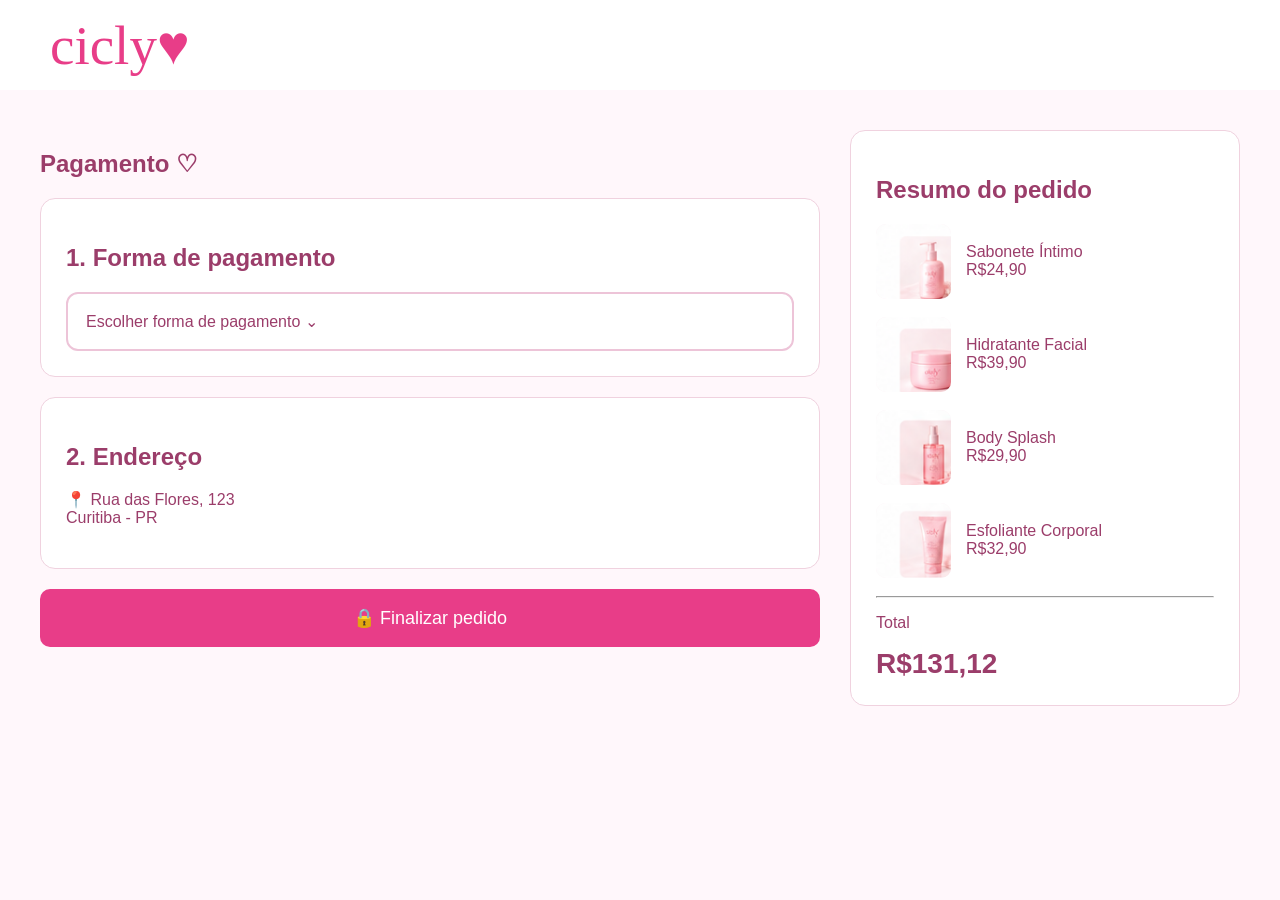
<file: Nova pasta (4)/index.html>
<!DOCTYPE html>
<html lang="pt-BR">
<head>
<meta charset="UTF-8">
<title>Cicly Pagamento</title>
<style>
*{box-sizing:border-box;font-family:Arial}
body{margin:0;background:#fff7fb;color:#9b3d6a}
header{height:90px;background:white;display:flex;align-items:center;justify-content:space-between;padding:0 50px}
.logo{font-size:55px;color:#e83d88;font-family:cursive}
main{display:grid;grid-template-columns:2fr 1fr;gap:30px;padding:40px}
.box{background:white;border:1px solid #f0d2df;border-radius:15px;padding:25px;margin-bottom:20px}
.payment-select{border:2px solid #edc4d8;padding:18px;border-radius:12px;cursor:pointer;display:flex;justify-content:space-between}
.options{display:none}.options.show{display:block}
.option{padding:18px;border:1px solid #f0d2df;border-radius:12px;margin-top:10px;cursor:pointer}
.option:hover{background:#ffeaf3}
input{width:100%;padding:13px;margin:8px;border:1px solid #e8bfd2;border-radius:8px}
.row{display:flex}
.product{display:flex;align-items:center;gap:15px;margin:18px 0}
.product img{width:75px;height:75px;object-fit:contain;background:#fff1f7;border-radius:10px}
.total{display:flex;justify-content:space-between;font-size:28px;font-weight:bold}
button{width:100%;padding:18px;border:0;border-radius:10px;background:#e83d88;color:#fff;font-size:18px}
.finish{display:none}
</style>
</head>
<body>

<header><div class="logo">cicly♥</div></header>

<main>

<section>
<h1>Pagamento ♡</h1>

<div class="box">
<h2>1. Forma de pagamento</h2>

<div class="payment-select" onclick="abrir()">
Escolher forma de pagamento ⌄
</div>

<div id="options" class="options">
<div class="option" onclick="pag('card')">💳 Cartão de crédito</div>
<div class="option" onclick="pag('pix')">💠 Pix - 5% desconto</div>
<div class="option" onclick="pag('boleto')">🧾 Boleto</div>
<div class="option" onclick="pag('paypal')">🅿️ PayPal</div>
<div class="option" onclick="pag('wallet')">📱 Google Pay / Apple Pay</div>
</div>

<div id="payment"></div>
</div>

<div class="box">
<h2>2. Endereço</h2>
<p>📍 Rua das Flores, 123<br>Curitiba - PR</p>
</div>

<button onclick="finalizar()">🔒 Finalizar pedido</button>

<div class="box finish" id="finish">
<h2>Pedido confirmado 💗</h2>
<p>Seu pedido foi realizado.</p>
</div>

</section>

<aside class="box">
<h2>Resumo do pedido</h2>

<div class="product"><img src="[data-uri]"><span>Sabonete Íntimo<br>R$24,90</span></div>
<div class="product"><img src="[data-uri]"><span>Hidratante Facial<br>R$39,90</span></div>
<div class="product"><img src="[data-uri]"><span>Body Splash<br>R$29,90</span></div>
<div class="product"><img src="[data-uri]"><span>Esfoliante Corporal<br>R$32,90</span></div>

<hr>
<p>Total</p>
<div class="total"><span id="total">R$131,12</span></div>

</aside>

</main>

<script>
function abrir(){
document.getElementById('options').classList.toggle('show')
}

function pag(tipo){

document.getElementById('options').classList.remove('show');

let p=document.getElementById('payment');

document.getElementById('total').innerHTML="R$131,12";


if(tipo=="card"){

p.innerHTML=`

<br>

<div class="box">

<h3>💳 Pagamento com cartão de crédito</h3>

<p>Compra segura com criptografia.</p>

<br>

<input id="numeroCartao" placeholder="Número do cartão">

<input placeholder="Nome completo no cartão">

<div class="row">

<input placeholder="Validade MM/AA">

<input placeholder="CVV">

</div>

<br>

<label>Parcelamento</label>

<select style="width:100%;padding:14px;border-radius:8px;border:1px solid #e8bfd2">

<option>1x sem juros</option>
<option>2x sem juros</option>
<option>3x sem juros</option>
<option>6x com juros</option>

</select>

<br><br>

<button onclick="confirmarCartao()">
Confirmar pagamento
</button>

<div id="cartaoStatus"></div>

</div>

`;

}



if(tipo=="pix"){

document.getElementById('total').innerHTML="R$124,56";

p.innerHTML=`

<br>

<div class="box" style="text-align:center">

<h3>💠 Pagamento via Pix</h3>

<p>🎁 <b>5% de desconto aplicado!</b></p>

<br>

<div style="border:2px dashed #e83d88;padding:25px;font-size:45px;border-radius:15px">

▦ ▦ ▦<br>
▦ QR ▦<br>
▦ ▦ ▦

</div>

<br>

<p>Aponte a câmera do banco para pagar.</p>

<button onclick="confirmarPix()">
🏦 Abrir aplicativo do banco
</button>

<div id="pixStatus">
<br>⏳ Aguardando pagamento...
</div>

</div>

`;

}



if(tipo=="boleto"){

p.innerHTML=`

<br>

<div class="box">

<h3>🧾 Boleto bancário</h3>

<p>Boleto válido por até 3 dias úteis.</p>

<br>

<div style="background:#fafafa;padding:15px;border-radius:10px">

83690.12345 12345.678901 23456.789012

</div>

<br>

<button onclick="confirmarBoleto()">
📄 Gerar boleto
</button>

<div id="boletoStatus"></div>

</div>

`;

}



if(tipo=="paypal"){

p.innerHTML=`

<br>

<div class="box">

<h3>🅿️ PayPal</h3>

<p>Você será direcionado para o ambiente seguro PayPal.</p>

<br>

<input placeholder="E-mail PayPal">

<input placeholder="Senha">

<button onclick="confirmarPaypal()">
Continuar com PayPal
</button>

<div id="paypalStatus"></div>

</div>

`;

}



if(tipo=="wallet"){

p.innerHTML=`

<br>

<div class="box">

<h3>📱 Carteira digital</h3>

<p>Escolha sua forma de pagamento:</p>

<br>

<button onclick="confirmarWallet('Google Pay')">
🟢 Google Pay
</button>

<br><br>

<button onclick="confirmarWallet('Apple Pay')">
⚫ Apple Pay
</button>

<div id="walletStatus"></div>

</div>

`;

}

}


function confirmarPix(){

document.getElementById("pixStatus").innerHTML=
"✅ Pagamento Pix confirmado!";

}


function confirmarCartao(){

document.getElementById("cartaoStatus").innerHTML=
"<br>✅ Cartão aprovado! Pedido enviado para separação.";

}


function confirmarBoleto(){

document.getElementById("boletoStatus").innerHTML=
"<br>✅ Boleto gerado com sucesso.";

}


function confirmarPaypal(){

document.getElementById("paypalStatus").innerHTML=
"<br>✅ PayPal conectado com sucesso.";

}


function confirmarWallet(nome){

document.getElementById("walletStatus").innerHTML=
"<br>✅ "+nome+" selecionado com sucesso.";

}

function finalizar(){
document.getElementById('finish').style.display='block'
}

function abrirBanco(){

document.getElementById("pixConfirmacao").innerHTML=
"✅ Banco conectado!<br><br>Pagamento Pix confirmado com sucesso 💗";

}

</script>

</body>
</html>
</file>
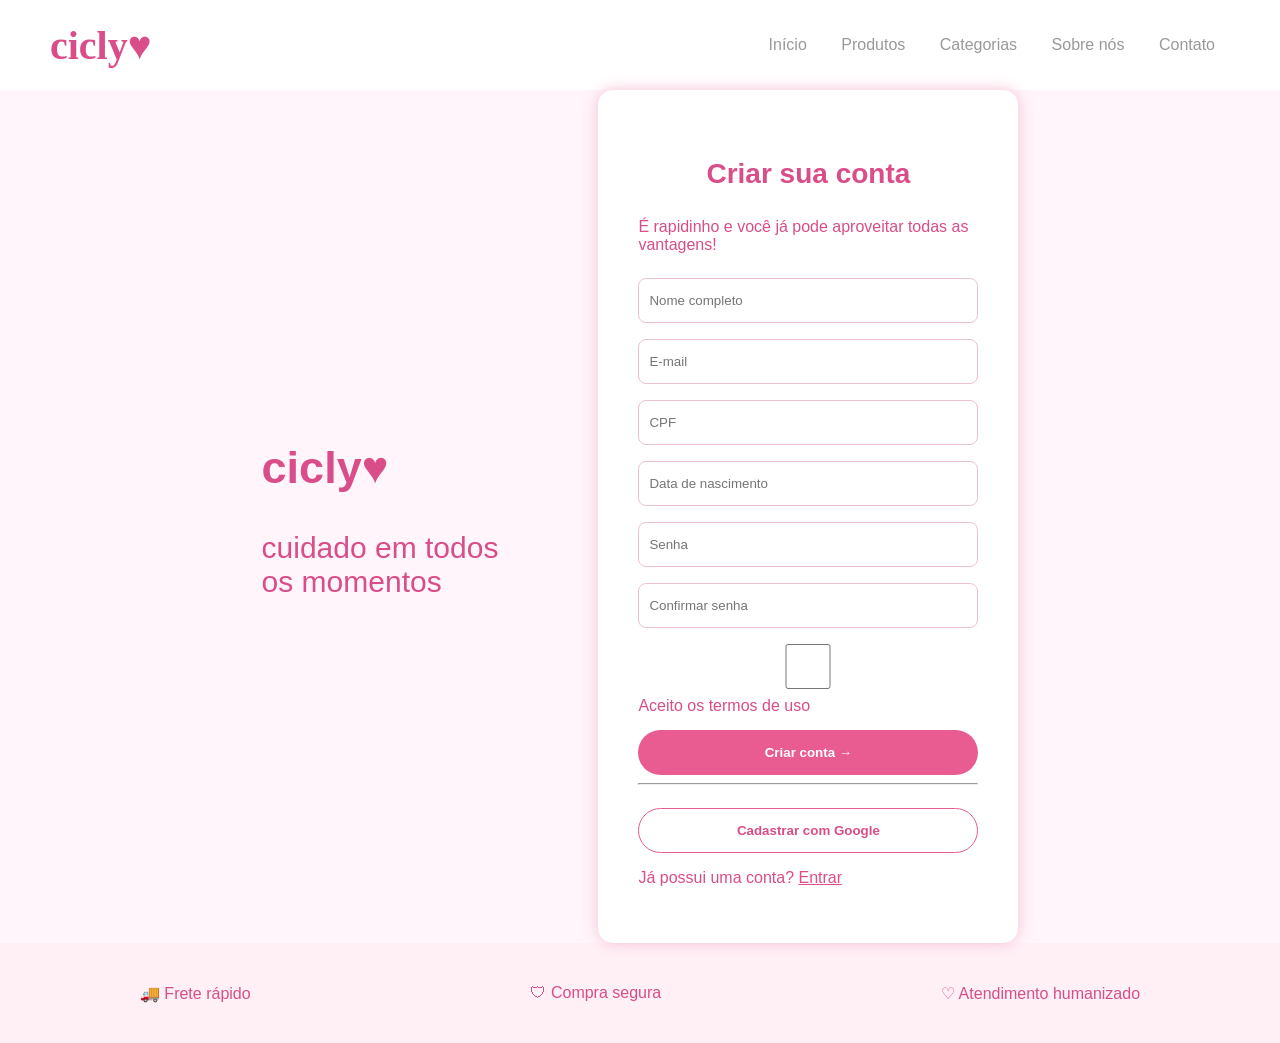
<file: Nova pasta/cadastro.html>
<!DOCTYPE html>
<html lang="pt-BR">

<head>

<meta charset="UTF-8">
<meta name="viewport" content="width=device-width, initial-scale=1.0">

<title>Cicly - Cadastro</title>

<link rel="stylesheet" href="style.css">

</head>


<body>


<header>

<h1>cicly♥</h1>

<nav>
<a>Início</a>
<a>Produtos</a>
<a>Categorias</a>
<a>Sobre nós</a>
<a>Contato</a>
</nav>

</header>



<main>


<div class="marca">

<h2>cicly♥</h2>

<p>
cuidado em todos<br>
os momentos
</p>

</div>




<div class="card">


<h3>Criar sua conta</h3>


<p>
É rapidinho e você já pode aproveitar todas as vantagens!
</p>


<input type="text" placeholder="Nome completo">


<input type="email" placeholder="E-mail">


<input type="text" placeholder="CPF">


<input type="text" placeholder="Data de nascimento">


<input type="password" placeholder="Senha">


<input type="password" placeholder="Confirmar senha">


<label>

<input type="checkbox">

Aceito os termos de uso

</label>



<button onclick="criarConta()">

Criar conta →

</button>



<hr>



<button class="google">

 Cadastrar com Google

</button>



<p class="cadastro">

Já possui uma conta?

<a href="index.html">
Entrar
</a>

</p>


</div>


</main>



<footer>

<div>
🚚 Frete rápido
</div>

<div>
🛡 Compra segura
</div>

<div>
♡ Atendimento humanizado
</div>


</footer>


<script>

function criarConta(){

alert("Cadastro realizado com sucesso!");

window.location.href="index.html";

}

</script>


</body>
</html>
</file>
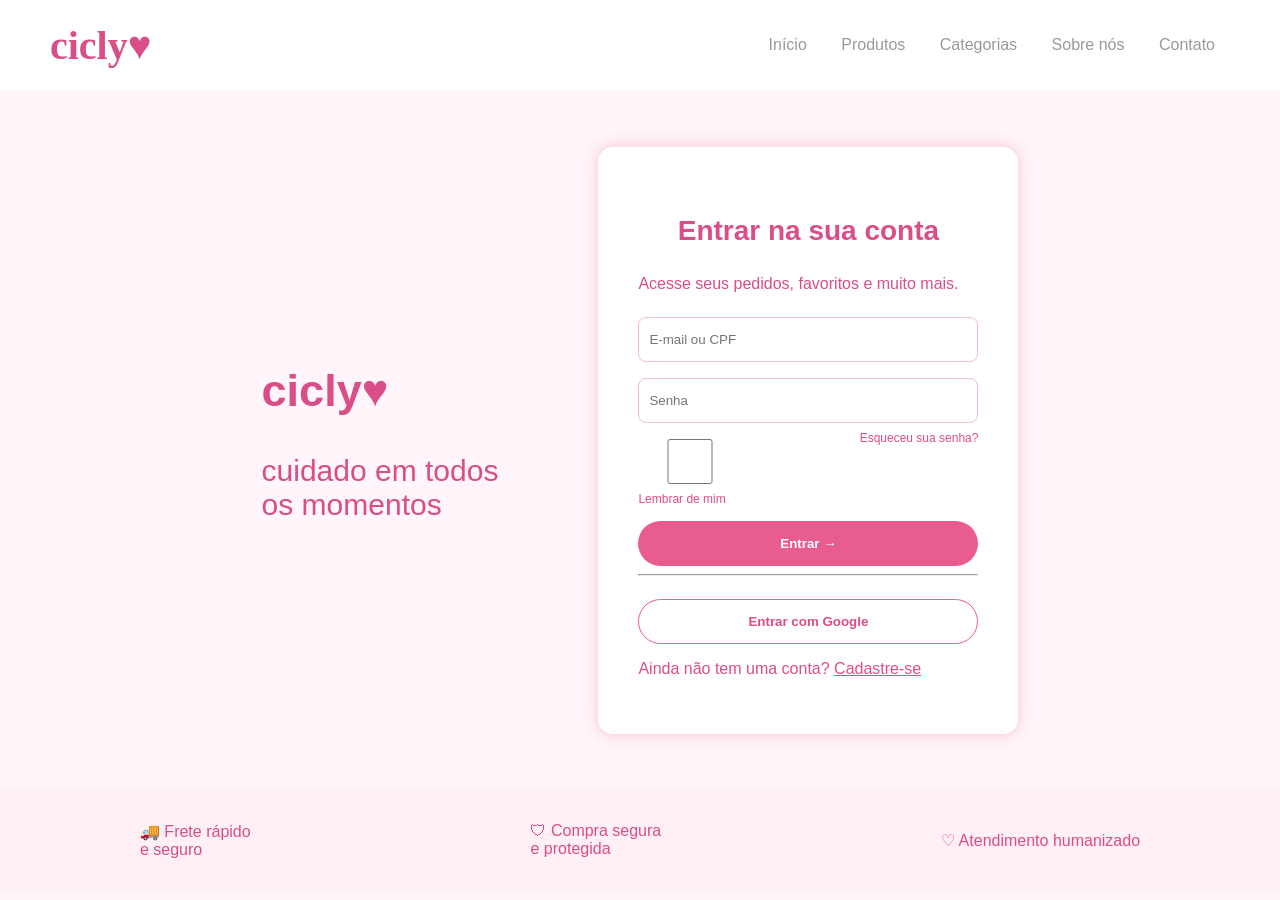
<file: Nova pasta/login.html>
<!DOCTYPE html>
<html lang="pt-BR">
<head>
<meta charset="UTF-8">
<meta name="viewport" content="width=device-width, initial-scale=1.0">
<title>Cicly - Login</title>
<link rel="stylesheet" href="style.css">
</head>

<body>

<header>
<h1>cicly♥</h1>
<nav>
<a>Início</a>
<a>Produtos</a>
<a>Categorias</a>
<a>Sobre nós</a>
<a>Contato</a>
</nav>
</header>


<main>

<div class="marca">
<h2>cicly♥</h2>
<p>cuidado em todos<br>os momentos</p>
</div>


<div class="card">

<h3>Entrar na sua conta</h3>

<p>Acesse seus pedidos, favoritos e muito mais.</p>

<input type="text" placeholder="E-mail ou CPF">

<input type="password" placeholder="Senha">


<div class="check">
<label>
<input type="checkbox">
Lembrar de mim
</label>

<a>Esqueceu sua senha?</a>
</div>


<button>
Entrar →
</button>


<hr>


<button class="google">
 Entrar com Google
</button>


<p class="cadastro">
Ainda não tem uma conta?
<a href="cadastro.html">Cadastre-se</a>
</p>


</div>

</main>


<footer>

<div>
🚚 Frete rápido<br>
e seguro
</div>

<div>
🛡 Compra segura<br>
e protegida
</div>

<div>
♡ Atendimento humanizado
</div>

</footer>


</body>
</html>
</file>
<file: Nova pasta/style.css>
*{
    box-sizing:border-box;
    font-family:Arial;
    }
    
    
    body{
    
    margin:0;
    background:#fff5fa;
    color:#d94d88;
    
    }
    
    
    header{
    
    height:90px;
    background:white;
    display:flex;
    align-items:center;
    justify-content:space-between;
    padding:0 50px;
    
    }
    
    
    header h1{
    
    font-size:40px;
    font-family:cursive;
    
    }
    
    
    nav a{
    
    margin:15px;
    color:#999;
    
    }
    
    
    main{
    
    min-height:700px;
    display:flex;
    align-items:center;
    justify-content:center;
    gap:100px;
    
    }
    
    
    .marca{
    
    font-size:30px;
    font-family:cursive;
    
    }
    
    
    .card{
    
    background:white;
    width:420px;
    padding:40px;
    border-radius:15px;
    box-shadow:0 0 15px #f2bfd5;
    
    }
    
    
    
    h3{
    
    text-align:center;
    font-size:28px;
    
    }
    
    
    input{
    
    width:100%;
    height:45px;
    margin:8px 0;
    border-radius:8px;
    border:1px solid #efbfd4;
    padding:10px;
    
    }
    
    
    
    button{
    
    width:100%;
    height:45px;
    border:0;
    border-radius:25px;
    background:#e85c92;
    color:white;
    font-weight:bold;
    margin-top:15px;
    
    }
    
    
    .google{
    
    background:white;
    border:1px solid #e85c92;
    color:#d94d88;
    
    }
    
    
    a{
    
    color:#df4d88;
    cursor:pointer;
    
    }
    
    
    .check{
    
    display:flex;
    justify-content:space-between;
    font-size:12px;
    
    }
    
    
    footer{
    
    height:100px;
    display:flex;
    justify-content:space-around;
    align-items:center;
    background:#fff0f6;
    
    }
    
    
    @media(max-width:800px){
    
    main{
    
    flex-direction:column;
    
    }
    
    
    .marca{
    
    display:none;
    
    }
    
    
    .card{
    
    width:90%;
    
    }
    
    }
</file>
